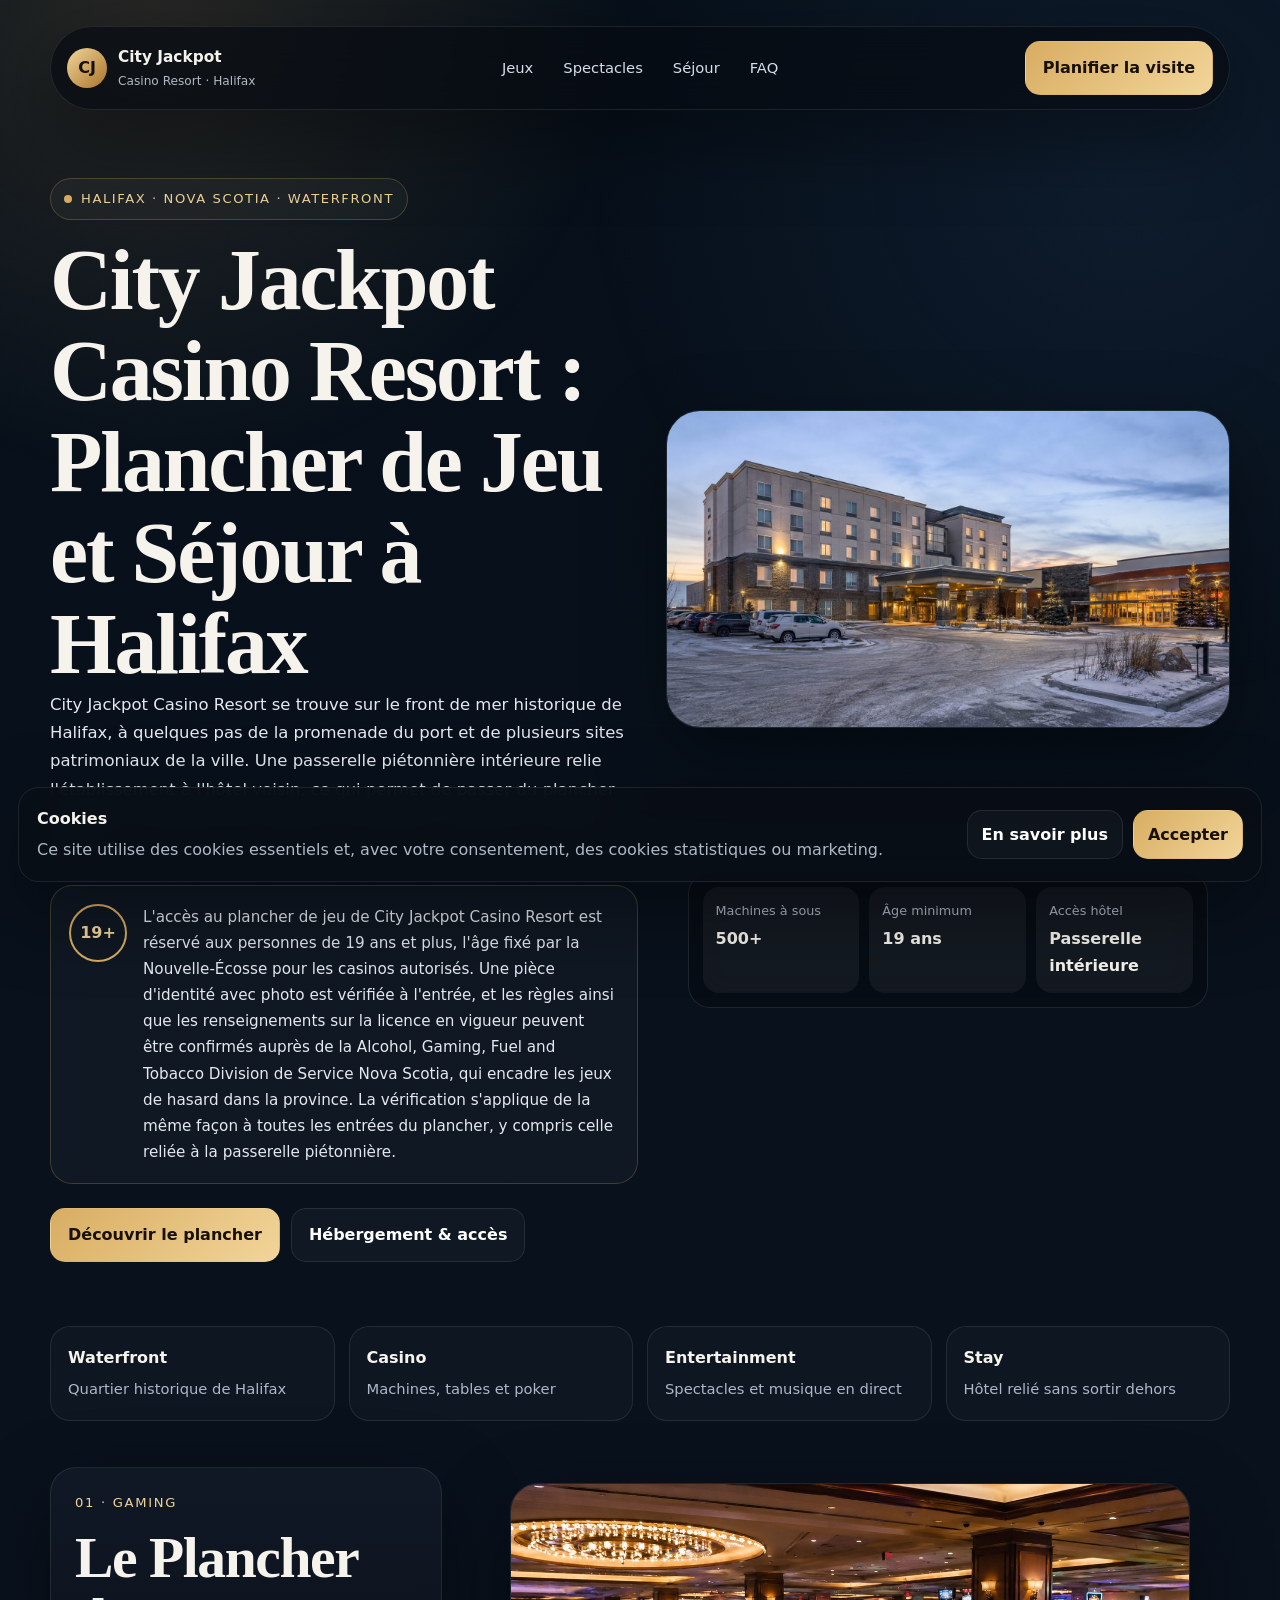
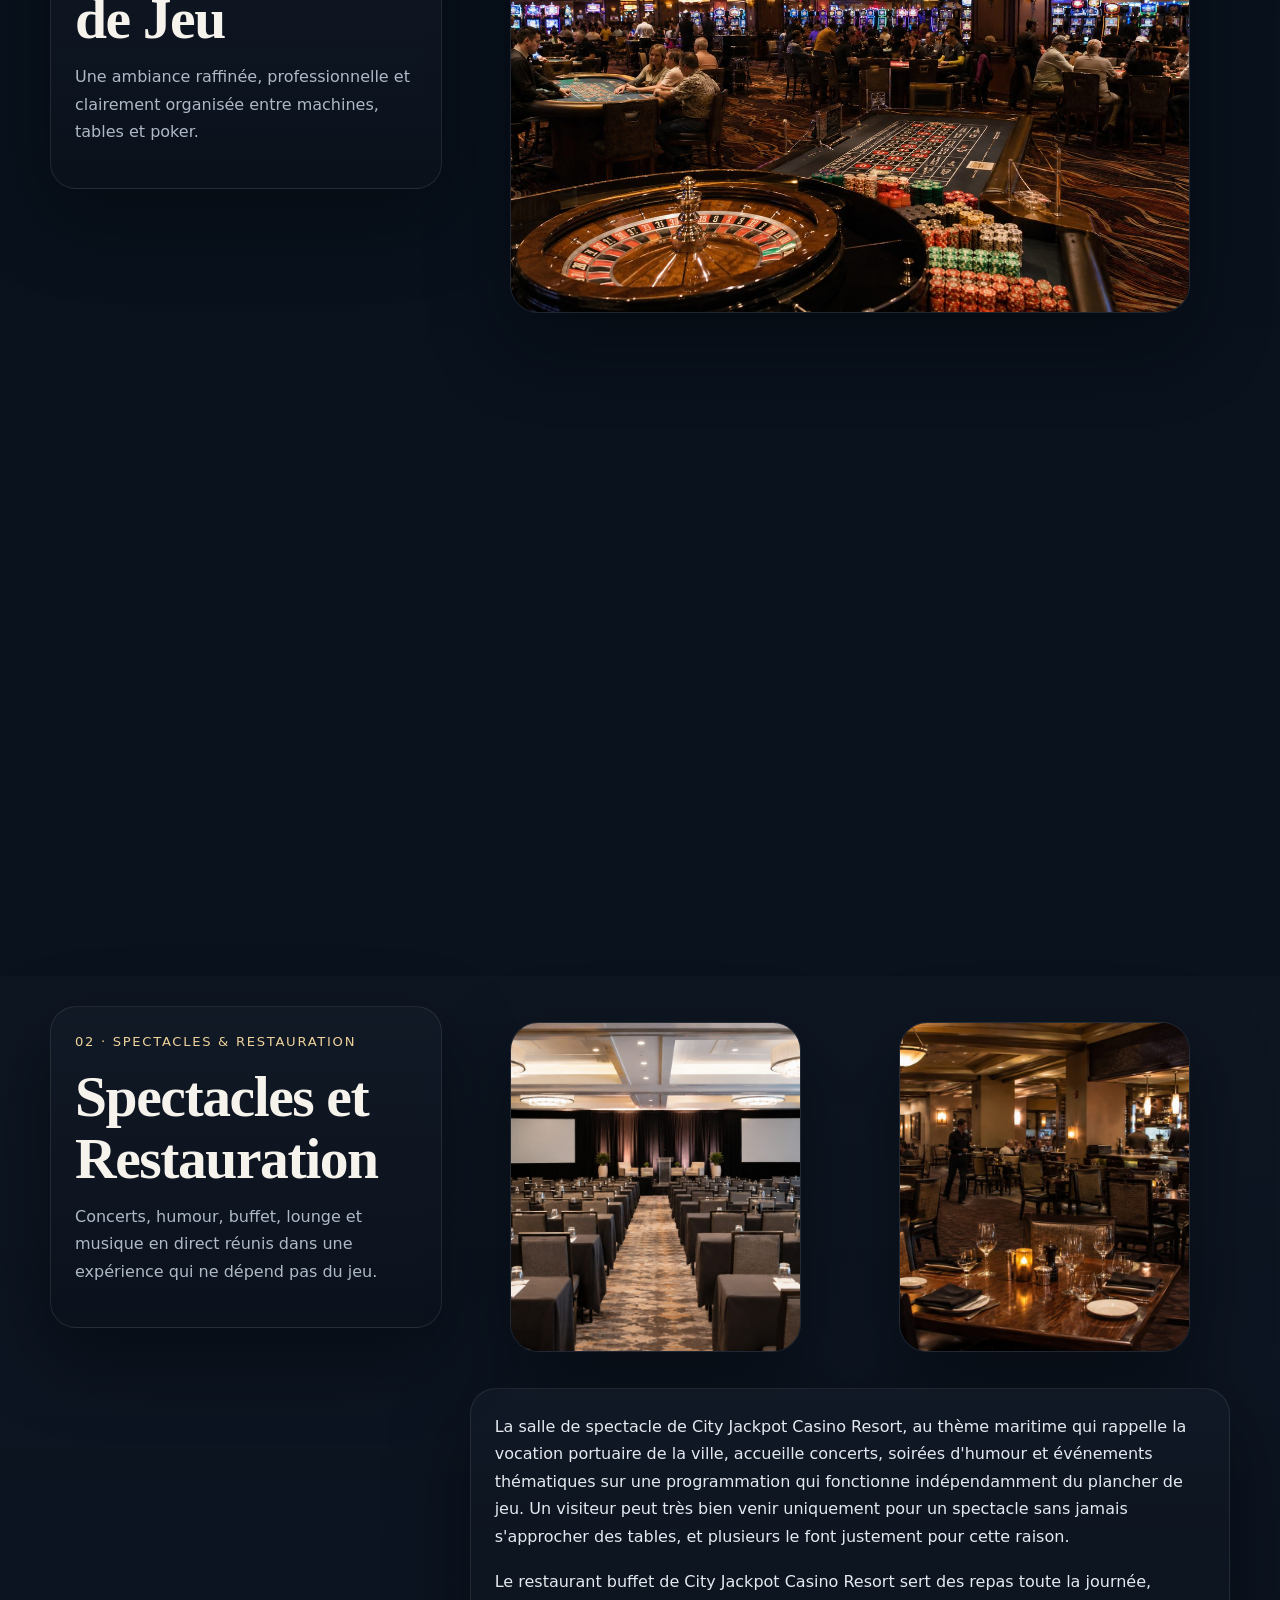
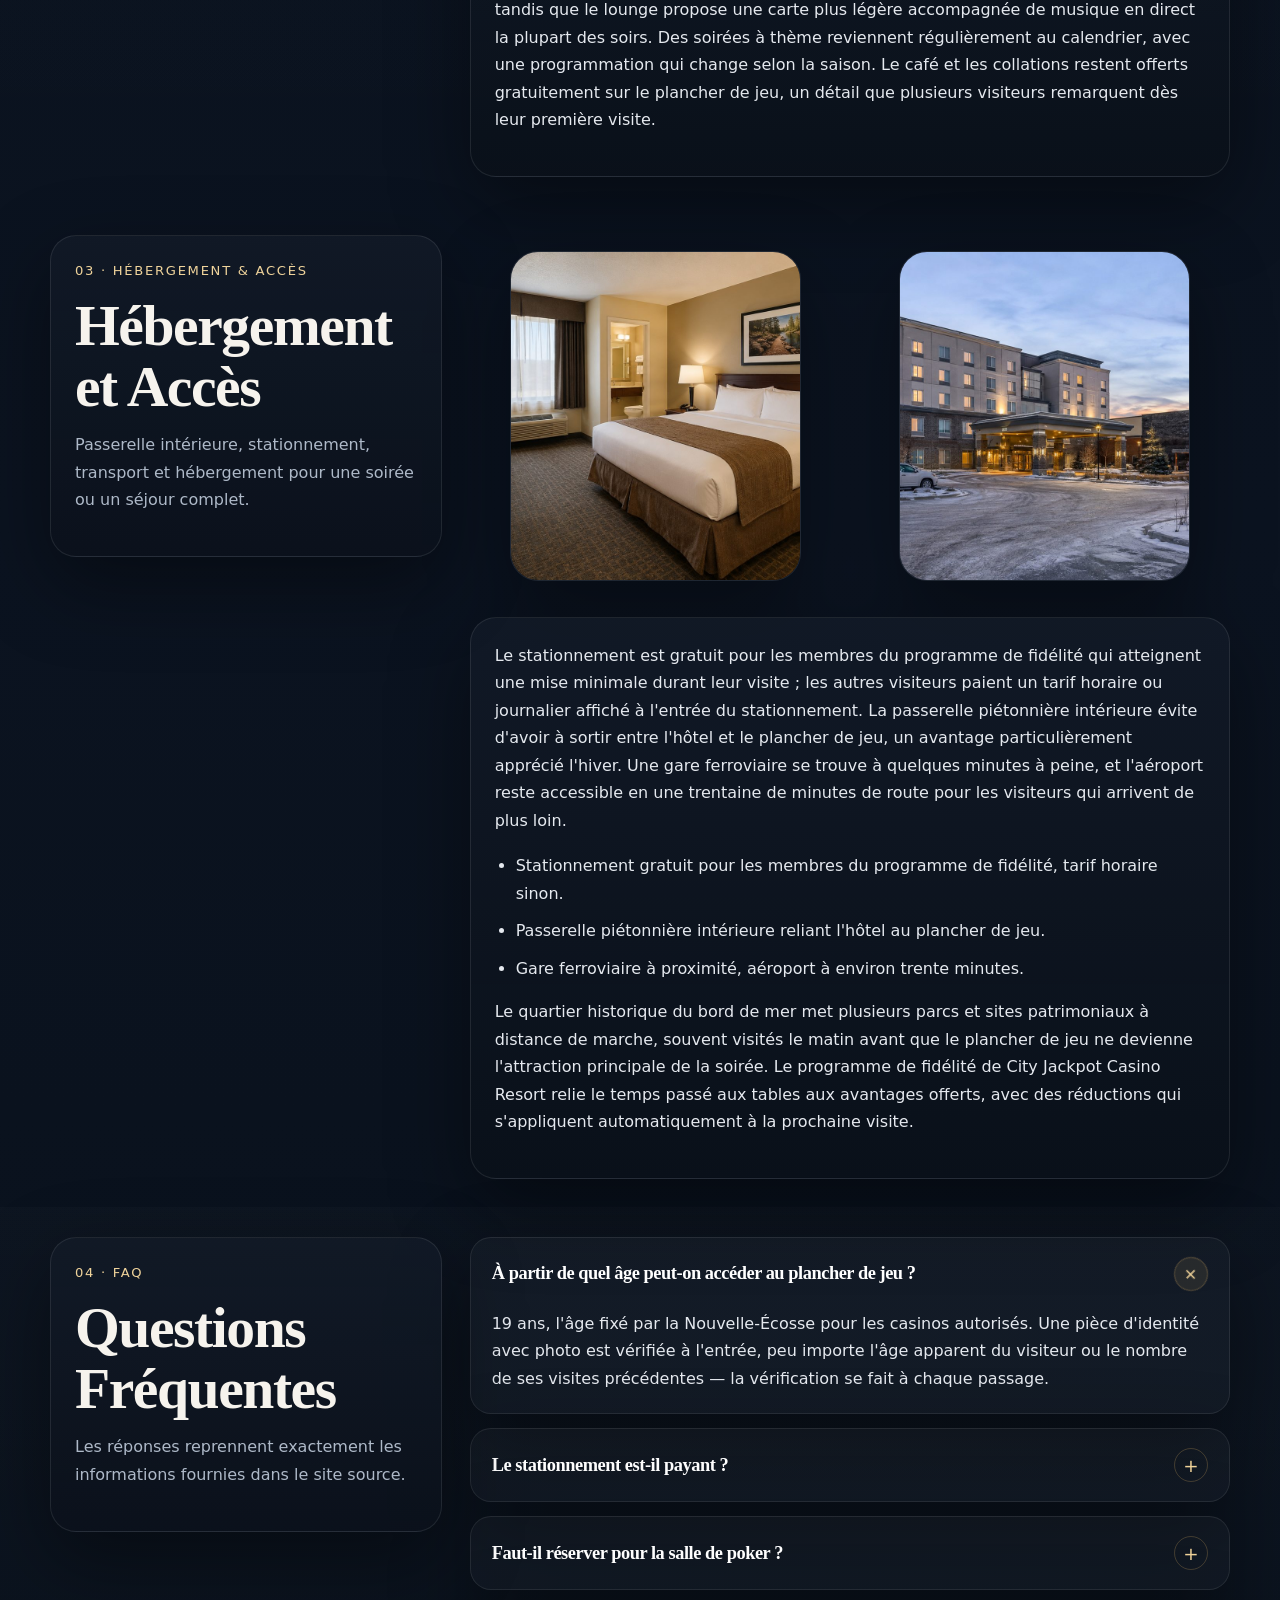
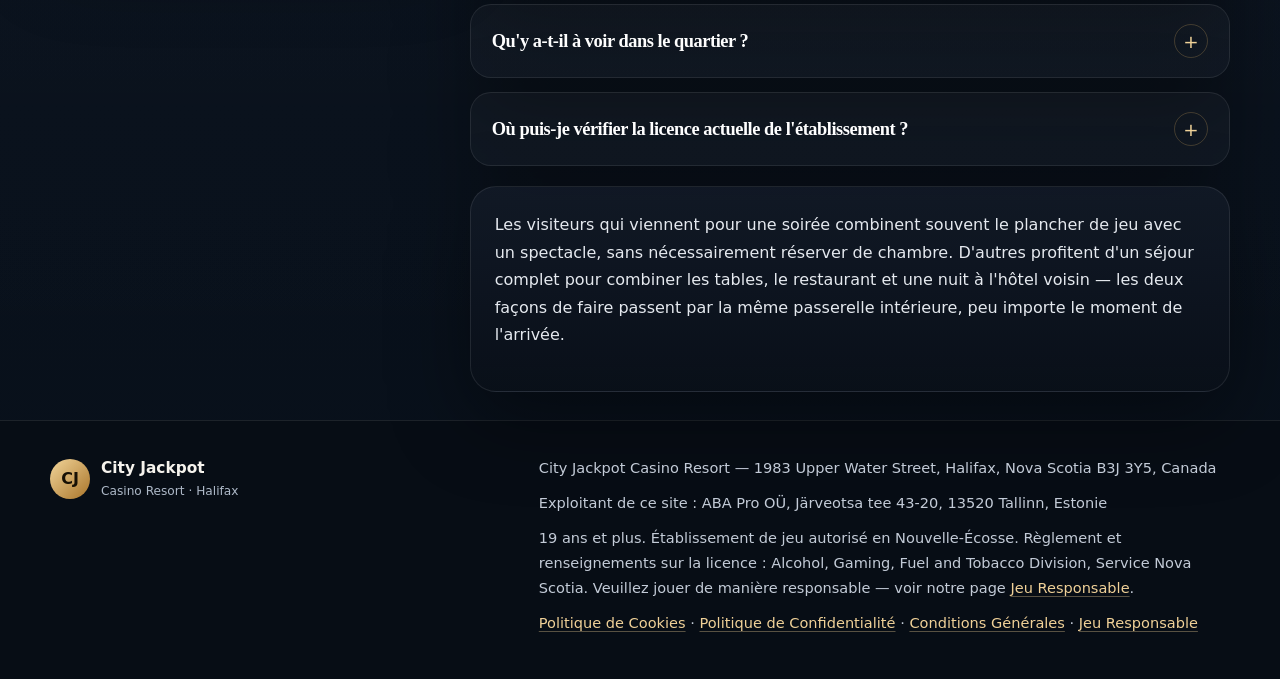
<file: index.html>
<!doctype html>
<html lang="fr">
<head>
  <meta charset="utf-8">
  <meta name="viewport" content="width=device-width,initial-scale=1">
  <title>City Jackpot Casino Resort | Casino-hôtel à Halifax</title>
  <script async src="https://www.googletagmanager.com/gtag/js?id=AW-18141924080"></script>
<script>
  window.dataLayer = window.dataLayer || [];
  function gtag(){dataLayer.push(arguments);}
  gtag('js', new Date());

  gtag('config', 'AW-18141924080');
</script>
  <meta name="description" content="City Jackpot Casino Resort à Halifax : plancher de jeu, salle de spectacle et hébergement relié par une passerelle intérieure, sur le front de mer historique.">
  <meta name="theme-color" content="#09111d">
  <link rel="stylesheet" href="assets/styles.css">
</head>
<body>
<div class="progress" aria-hidden="true"></div>
<div class="ambient"></div>
<header class="header">
  <div class="container nav-shell">
    <a class="brand" href="#top"><span class="brand-mark">CJ</span><span><strong>City Jackpot</strong><small>Casino Resort · Halifax</small></span></a>
    <nav class="nav-links" aria-label="Navigation principale">
      <a href="#gaming">Jeux</a><a href="#shows">Spectacles</a><a href="#stay">Séjour</a><a href="#faq">FAQ</a>
    </nav>
    <a class="nav-cta" href="#stay">Planifier la visite</a>
  </div>
</header>
<main id="top">
<section class="hero section-pad">
  <div class="container hero-grid">
    <div class="hero-copy reveal">
      <span class="eyebrow">Halifax · Nova Scotia · Waterfront</span>
      <h1>City Jackpot Casino Resort : Plancher de Jeu et Séjour à Halifax</h1>
      <p>City Jackpot Casino Resort se trouve sur le front de mer historique de Halifax, à quelques pas de la promenade du port et de plusieurs sites patrimoniaux de la ville. Une passerelle piétonnière intérieure relie l'établissement à l'hôtel voisin, ce qui permet de passer du plancher de jeu à la chambre sans mettre le nez dehors, même par mauvais temps.</p>
      <div class="notice-19"><b>19+</b><p>L'accès au plancher de jeu de City Jackpot Casino Resort est réservé aux personnes de 19 ans et plus, l'âge fixé par la Nouvelle-Écosse pour les casinos autorisés. Une pièce d'identité avec photo est vérifiée à l'entrée, et les règles ainsi que les renseignements sur la licence en vigueur peuvent être confirmés auprès de la Alcohol, Gaming, Fuel and Tobacco Division de Service Nova Scotia, qui encadre les jeux de hasard dans la province. La vérification s'applique de la même façon à toutes les entrées du plancher, y compris celle reliée à la passerelle piétonnière.</p></div>
      <div class="hero-actions"><a class="btn primary" href="#gaming">Découvrir le plancher</a><a class="btn secondary" href="#stay">Hébergement & accès</a></div>
    </div>
    <div class="hero-media reveal"><img src="assets/images/hero.jpg" alt="Casino-hôtel contemporain en soirée"><div class="hero-facts glass"><div><span>Machines à sous</span><strong>500+</strong></div><div><span>Âge minimum</span><strong>19 ans</strong></div><div><span>Accès hôtel</span><strong>Passerelle intérieure</strong></div></div></div>
  </div>
</section>

<section class="quick-strip"><div class="container quick-grid reveal"><article><strong>Waterfront</strong><span>Quartier historique de Halifax</span></article><article><strong>Casino</strong><span>Machines, tables et poker</span></article><article><strong>Entertainment</strong><span>Spectacles et musique en direct</span></article><article><strong>Stay</strong><span>Hôtel relié sans sortir dehors</span></article></div></section>

<section class="section section-pad" id="gaming"><div class="container layout"><aside class="side reveal"><span class="section-index">01 · Gaming</span><h2>Le Plancher de Jeu</h2><p>Une ambiance raffinée, professionnelle et clairement organisée entre machines, tables et poker.</p></aside><div class="content"><figure class="visual wide reveal"><img src="assets/images/casino.jpg" alt="Plancher de jeu photoréaliste"></figure><article class="text-card reveal"><p>Plus de 500 machines à sous couvrent la majorité du plancher de City Jackpot Casino Resort, avec des dénominations allant de 0,01 $ à 100 $ selon la section. Certaines machines sont reliées entre elles et offrent un jackpot progressif qui augmente jusqu'à ce qu'une combinaison précise tombe, avec le montant affiché en continu au-dessus de la rangée concernée ; d'autres fonctionnent de façon autonome, avec un pot qui leur est propre. Le plus important jackpot progressif jamais remis sur place reste un sujet de conversation régulier parmi les habitués.</p><p>Les tables de jeu chez City Jackpot Casino Resort couvrent un éventail assez large : blackjack, y compris une variante Blackjack Switch, roulette à zéro simple et à double zéro, craps, ainsi que plusieurs versions du baccara — EZ, mini et midi. Le Let It Ride, le Mississippi Stud, le Texas Hold'em Bonus et le Caribbean Stud Poker complètent l'offre pour les joueurs qui cherchent autre chose que les classiques. Cette variété permet à un même groupe de visiteurs de se disperser sur plusieurs tables sans se retrouver à jouer exactement au même jeu toute la soirée.</p><p>Une salle de poker distincte chez City Jackpot Casino Resort accueille les cash games et les tournois selon un horaire affiché plutôt que fixé des mois à l'avance. Les croupiers changent à intervalles réguliers, ce qui garde un rythme dynamique aux tables sans que les habitués ne s'attachent à un visage en particulier.</p></article></div></div></section>

<section class="section section-pad alt" id="shows"><div class="container layout"><aside class="side reveal"><span class="section-index">02 · Spectacles & restauration</span><h2>Spectacles et Restauration</h2><p>Concerts, humour, buffet, lounge et musique en direct réunis dans une expérience qui ne dépend pas du jeu.</p></aside><div class="content"><div class="media-pair reveal"><figure class="visual"><img src="assets/images/event.jpg" alt="Salle de spectacle moderne"></figure><figure class="visual"><img src="assets/images/restaurant.jpg" alt="Restaurant et lounge chaleureux"></figure></div><article class="text-card reveal"><p>La salle de spectacle de City Jackpot Casino Resort, au thème maritime qui rappelle la vocation portuaire de la ville, accueille concerts, soirées d'humour et événements thématiques sur une programmation qui fonctionne indépendamment du plancher de jeu. Un visiteur peut très bien venir uniquement pour un spectacle sans jamais s'approcher des tables, et plusieurs le font justement pour cette raison.</p><p>Le restaurant buffet de City Jackpot Casino Resort sert des repas toute la journée, tandis que le lounge propose une carte plus légère accompagnée de musique en direct la plupart des soirs. Des soirées à thème reviennent régulièrement au calendrier, avec une programmation qui change selon la saison. Le café et les collations restent offerts gratuitement sur le plancher de jeu, un détail que plusieurs visiteurs remarquent dès leur première visite.</p></article></div></div></section>

<section class="section section-pad" id="stay"><div class="container layout"><aside class="side reveal"><span class="section-index">03 · Hébergement & accès</span><h2>Hébergement et Accès</h2><p>Passerelle intérieure, stationnement, transport et hébergement pour une soirée ou un séjour complet.</p></aside><div class="content"><div class="media-pair reveal"><figure class="visual"><img src="assets/images/room.jpg" alt="Chambre d'hôtel contemporaine"></figure><figure class="visual"><img src="assets/images/hero.jpg" alt="Arrivée au casino-hôtel"></figure></div><article class="text-card reveal"><p>Le stationnement est gratuit pour les membres du programme de fidélité qui atteignent une mise minimale durant leur visite ; les autres visiteurs paient un tarif horaire ou journalier affiché à l'entrée du stationnement. La passerelle piétonnière intérieure évite d'avoir à sortir entre l'hôtel et le plancher de jeu, un avantage particulièrement apprécié l'hiver. Une gare ferroviaire se trouve à quelques minutes à peine, et l'aéroport reste accessible en une trentaine de minutes de route pour les visiteurs qui arrivent de plus loin.</p><ul>
<li>Stationnement gratuit pour les membres du programme de fidélité, tarif horaire sinon.</li>
<li>Passerelle piétonnière intérieure reliant l'hôtel au plancher de jeu.</li>
<li>Gare ferroviaire à proximité, aéroport à environ trente minutes.</li>
</ul><p>Le quartier historique du bord de mer met plusieurs parcs et sites patrimoniaux à distance de marche, souvent visités le matin avant que le plancher de jeu ne devienne l'attraction principale de la soirée. Le programme de fidélité de City Jackpot Casino Resort relie le temps passé aux tables aux avantages offerts, avec des réductions qui s'appliquent automatiquement à la prochaine visite.</p></article></div></div></section>

<section class="section section-pad alt" id="faq"><div class="container layout"><aside class="side reveal"><span class="section-index">04 · FAQ</span><h2>Questions Fréquentes</h2><p>Les réponses reprennent exactement les informations fournies dans le site source.</p></aside><div class="content"><div class="faq-list reveal"><article class="faq-item active">
      <button class="faq-trigger" type="button" aria-expanded="true">
        <h3>À partir de quel âge peut-on accéder au plancher de jeu ?</h3><span>+</span>
      </button>
      <div class="faq-content"><div><p>19 ans, l'âge fixé par la Nouvelle-Écosse pour les casinos autorisés. Une pièce d'identité avec photo est vérifiée à l'entrée, peu importe l'âge apparent du visiteur ou le nombre de ses visites précédentes — la vérification se fait à chaque passage.</p></div></div>
    </article><article class="faq-item">
      <button class="faq-trigger" type="button" aria-expanded="false">
        <h3>Le stationnement est-il payant ?</h3><span>+</span>
      </button>
      <div class="faq-content"><div><p>Cela dépend : les membres du programme de fidélité qui atteignent une mise minimale durant leur visite stationnent gratuitement. Les autres visiteurs paient un tarif horaire ou journalier affiché à l'entrée du stationnement.</p></div></div>
    </article><article class="faq-item">
      <button class="faq-trigger" type="button" aria-expanded="false">
        <h3>Faut-il réserver pour la salle de poker ?</h3><span>+</span>
      </button>
      <div class="faq-content"><div><p>Pour les cash games, non, tant qu'une place reste libre à table. Pour les tournois, une inscription préalable est recommandée, avec un horaire affiché au comptoir du poker plutôt que fixé des mois à l'avance.</p></div></div>
    </article><article class="faq-item">
      <button class="faq-trigger" type="button" aria-expanded="false">
        <h3>Qu'y a-t-il à voir dans le quartier ?</h3><span>+</span>
      </button>
      <div class="faq-content"><div><p>Le front de mer historique de Halifax met plusieurs parcs et sites patrimoniaux à distance de marche de City Jackpot Casino Resort, souvent visités en matinée avant une soirée au plancher de jeu ou à la salle de spectacle.</p></div></div>
    </article><article class="faq-item">
      <button class="faq-trigger" type="button" aria-expanded="false">
        <h3>Où puis-je vérifier la licence actuelle de l'établissement ?</h3><span>+</span>
      </button>
      <div class="faq-content"><div><p>Les renseignements sur la licence relèvent de la Alcohol, Gaming, Fuel and Tobacco Division de Service Nova Scotia, qui encadre les jeux de hasard dans la province. Le personnel à la réception peut aussi diriger les visiteurs vers l'affichage de la licence près de l'entrée du plancher de jeu.</p></div></div>
    </article></div><article class="closing-card reveal"><p>Les visiteurs qui viennent pour une soirée combinent souvent le plancher de jeu avec un spectacle, sans nécessairement réserver de chambre. D'autres profitent d'un séjour complet pour combiner les tables, le restaurant et une nuit à l'hôtel voisin — les deux façons de faire passent par la même passerelle intérieure, peu importe le moment de l'arrivée.</p></article></div></div></section>
</main>

<footer class="site-footer"><div class="container footer-grid reveal"><div class="footer-brand"><div class="brand"><span class="brand-mark">CJ</span><span><strong>City Jackpot</strong><small>Casino Resort · Halifax</small></span></div></div><div class="source-footer"><footer>
<p>City Jackpot Casino Resort — 1983 Upper Water Street, Halifax, Nova Scotia B3J 3Y5, Canada</p>
<p>Exploitant de ce site : ABA Pro OÜ, Järveotsa tee 43-20, 13520 Tallinn, Estonie</p>
<p>19 ans et plus. Établissement de jeu autorisé en Nouvelle-Écosse. Règlement et renseignements sur la licence : Alcohol, Gaming, Fuel and Tobacco Division, Service Nova Scotia. Veuillez jouer de manière responsable — voir notre page <a data-modal-target="responsible-modal" href="#">Jeu Responsable</a>.</p>
<p><a data-modal-target="cookies-modal" href="#">Politique de Cookies</a> · <a data-modal-target="privacy-modal" href="#">Politique de Confidentialité</a> · <a data-modal-target="terms-modal" href="#">Conditions Générales</a> · <a data-modal-target="responsible-modal" href="#">Jeu Responsable</a></p>
</footer></div></div></footer>

<div class="cookie-banner" id="cookie-banner" hidden><div><strong>Cookies</strong><p>Ce site utilise des cookies essentiels et, avec votre consentement, des cookies statistiques ou marketing.</p></div><div class="cookie-actions"><button class="btn secondary small" data-modal-target="cookies-modal">En savoir plus</button><button class="btn primary small" id="accept-cookies">Accepter</button></div></div>
<div class="modal-backdrop" id="modal-backdrop" hidden></div>

<section class="modal" id="privacy-modal" hidden role="dialog" aria-modal="true"><div class="modal-card"><button class="modal-close" data-close-modal aria-label="Fermer">×</button>POLICY START: privacy 
<h1>Politique de Confidentialité</h1>
<p>ABA Pro OÜ, Järveotsa tee 43-20, 13520 Tallinn, Estonie, est responsable des données personnelles collectées via ce site, les réservations de chambres et de jeux, ainsi que le programme de fidélité lié à City Jackpot Casino Resort. Cette politique décrit quelles données sont collectées, dans quel but, et quels droits s'appliquent.</p>
<h2>Données collectées</h2>
<p>Une réservation nécessite un nom, des coordonnées et des informations de paiement ; ces dernières sont traitées par un prestataire de paiement externe, pas par nos propres serveurs. L'inscription au programme de fidélité ajoute des données liées à l'activité de jeu, puisque le stationnement gratuit et d'autres avantages se calculent à partir de cette activité. Le site collecte par ailleurs des données de navigation courantes via des cookies, détaillées dans notre <a class="policy-inline-link" data-modal-target="cookies-modal" href="#">Politique de Cookies</a>. Le plancher de jeu fait l'objet d'une vidéosurveillance habituelle pour ce type d'établissement, dont les enregistrements sont conservés lorsque la sécurité ou une obligation réglementaire l'exige.</p>
<h2>Base légale du traitement</h2>
<p>Selon la finalité, le traitement repose sur l'exécution du contrat d'hébergement ou de jeu, sur un intérêt légitime à assurer un établissement sûr et fonctionnel, et — pour les cookies marketing et les courriels promotionnels — sur un consentement révocable à tout moment.</p>
<h2>Finalités du traitement</h2>
<p>Les données de réservation permettent la réservation elle-même, l'enregistrement et la facturation. Les données du programme de fidélité calculent les avantages offerts et, en cas de consentement, informent occasionnellement par courriel des offres en cours. Les statistiques du site montrent quel contenu est utile, sans identifier les visiteurs individuellement. Aucune décision automatisée fondée sur ces données ne conditionne l'accès au plancher de jeu.</p>
<h2>Partage avec des tiers</h2>
<p>Les prestataires de paiement traitent les transactions par carte directement ; les numéros de carte complets ne sont pas conservés par nos soins. Des prestataires marketing et d'analyse reçoivent des données limitées et agrégées pour faire fonctionner le site et les campagnes ponctuelles. Des informations peuvent être transmises à la Alcohol, Gaming, Fuel and Tobacco Division de Service Nova Scotia ou aux autorités judiciaires lorsqu'une obligation légale l'impose. Aucune donnée personnelle n'est vendue à des tiers.</p>
<h2>Transferts internationaux</h2>
<p>Certains prestataires utilisés pour l'hébergement ou l'envoi de courriels peuvent traiter des données en dehors du Canada. Dans ce cas, nous nous appuyons sur les garanties et certifications reconnues du prestataire concerné plutôt que de transférer des données sans protection.</p>
<h2>Droits des personnes concernées</h2>
<p>Toute personne peut demander l'accès à ses données, une correction, ou — en l'absence d'obligation légale de conservation — leur suppression. Les courriels promotionnels comportent un lien de désinscription, et l'adhésion au programme de fidélité peut être résiliée à tout moment à la réception ou par écrit. Certaines données liées à l'activité de jeu peuvent devoir être conservées un certain temps même après une demande de suppression, lorsque la réglementation l'exige.</p>
<h2>Durée de conservation</h2>
<p>Les données de réservation et de facturation sont conservées pour la durée prévue par le droit fiscal et commercial canadien. Les enregistrements de vidéosurveillance sont effacés selon un cycle plus court, sauf s'ils sont conservés pour un incident précis. Les données marketing restent conservées tant qu'un abonnement reste actif.</p>
<h2>Sécurité</h2>
<p>Les données de paiement ne transitent jamais par nos propres serveurs. Les systèmes internes contenant les données de réservation et du programme de fidélité sont soumis à un contrôle d'accès, limité à ce que chaque fonction exige réellement — la réception n'a pas accès aux détails de l'activité de jeu, et le plancher de jeu n'a pas accès aux données de facturation.</p>
<h2>Réclamations</h2>
<p>Toute personne estimant que ses données ont été mal traitées peut d'abord nous contacter directement. Une réclamation peut également être déposée à tout moment auprès du Commissariat à la protection de la vie privée du Canada.</p>
<h2>Modifications de cette politique</h2>
<p>Cette politique peut évoluer si nos systèmes ou nos obligations légales changent. La version publiée ici est toujours la version en vigueur ; les modifications importantes sont accompagnées d'une date mise à jour.</p>
<h2>Contact</h2>
<p>Les questions relatives à cette politique, ou les demandes concernant des données personnelles, peuvent être adressées à privacy@cityjackpotresort.ca ou à ABA Pro OÜ, Järveotsa tee 43-20, 13520 Tallinn, Estonie.</p>
 POLICY END: privacy 
 FOOTER START: service/legal info only — exclude from page content when importing/generating the site 
<footer>
<p>City Jackpot Casino Resort — 1983 Upper Water Street, Halifax, Nova Scotia B3J 3Y5, Canada</p>
<p>Exploitant de ce site : ABA Pro OÜ, Järveotsa tee 43-20, 13520 Tallinn, Estonie</p>
<p>19 ans et plus. Établissement de jeu autorisé en Nouvelle-Écosse. Règlement et renseignements sur la licence : Alcohol, Gaming, Fuel and Tobacco Division, Service Nova Scotia. Veuillez jouer de manière responsable — voir notre page <a class="policy-inline-link" data-modal-target="responsible-modal" href="#">Jeu Responsable</a>.</p>
<p><a class="policy-inline-link" data-modal-target="cookies-modal" href="#">Politique de Cookies</a> · <a class="policy-inline-link" data-modal-target="privacy-modal" href="#">Politique de Confidentialité</a> · <a class="policy-inline-link" data-modal-target="terms-modal" href="#">Conditions Générales</a> · <a class="policy-inline-link" data-modal-target="responsible-modal" href="#">Jeu Responsable</a></p>
</footer>
 FOOTER END</div></section>
<section class="modal" id="cookies-modal" hidden role="dialog" aria-modal="true"><div class="modal-card"><button class="modal-close" data-close-modal aria-label="Fermer">×</button>POLICY START: cookies 
<h1>Politique de Cookies</h1>
<p>Ce site de City Jackpot Casino Resort utilise un nombre limité de cookies : pour le fonctionnement technique des réservations, pour comprendre l'usage des pages et — uniquement avec consentement — pour un marketing ponctuel. Aucun cookie n'est utilisé au-delà de ce périmètre.</p>
<h2>Types de cookies utilisés</h2>
<p>Les cookies essentiels maintiennent une réservation en cours pendant qu'un visiteur navigue entre les pages ; sans eux, le formulaire de réservation ne fonctionne pas correctement. Les cookies statistiques montrent, sous forme agrégée, quelles pages sont consultées, sans identifier un visiteur en particulier. Les cookies marketing ne sont déposés qu'après consentement et permettent de mesurer si une publicité ou un courriel a conduit à une réservation.</p>
<h2>À quoi servent ces cookies</h2>
<p>Au-delà du fonctionnement des réservations, les cookies aident à repérer les pages qui fonctionnent mal et à éviter de présenter à nouveau une offre déjà refusée. Aucune donnée n'est revendue à des régies publicitaires externes sous forme de profil.</p>
<h2>Gérer les cookies</h2>
<p>La plupart des navigateurs permettent de bloquer ou de supprimer les cookies via leurs réglages, même si cela peut affecter le formulaire de réservation. Le bandeau de consentement affiché lors de la première visite permet de refuser les cookies marketing indépendamment, sans toucher aux cookies essentiels nécessaires à une réservation en cours.</p>
<h2>Questions</h2>
<p>Pour en savoir plus sur le traitement des données personnelles au-delà des cookies, consultez notre <a class="policy-inline-link" data-modal-target="privacy-modal" href="#">Politique de Confidentialité</a>, ou écrivez à privacy@cityjackpotresort.ca.</p>
 POLICY END: cookies 
 FOOTER START: service/legal info only — exclude from page content when importing/generating the site 
<footer>
<p>City Jackpot Casino Resort — 1983 Upper Water Street, Halifax, Nova Scotia B3J 3Y5, Canada</p>
<p>Exploitant de ce site : ABA Pro OÜ, Järveotsa tee 43-20, 13520 Tallinn, Estonie</p>
<p>19 ans et plus. Établissement de jeu autorisé en Nouvelle-Écosse. Règlement et renseignements sur la licence : Alcohol, Gaming, Fuel and Tobacco Division, Service Nova Scotia. Veuillez jouer de manière responsable — voir notre page <a class="policy-inline-link" data-modal-target="responsible-modal" href="#">Jeu Responsable</a>.</p>
<p><a class="policy-inline-link" data-modal-target="cookies-modal" href="#">Politique de Cookies</a> · <a class="policy-inline-link" data-modal-target="privacy-modal" href="#">Politique de Confidentialité</a> · <a class="policy-inline-link" data-modal-target="terms-modal" href="#">Conditions Générales</a> · <a class="policy-inline-link" data-modal-target="responsible-modal" href="#">Jeu Responsable</a></p>
</footer>
 FOOTER END</div></section>
<section class="modal" id="terms-modal" hidden role="dialog" aria-modal="true"><div class="modal-card"><button class="modal-close" data-close-modal aria-label="Fermer">×</button>POLICY START: terms 
<h1>Conditions Générales</h1>
<p>Les présentes conditions régissent l'utilisation de ce site, les réservations et l'accès au plancher de jeu de City Jackpot Casino Resort, 1983 Upper Water Street, Halifax, Nova Scotia B3J 3Y5, Canada. L'exploitant de ce site est ABA Pro OÜ, Järveotsa tee 43-20, 13520 Tallinn, Estonie. S'inscrire au programme de fidélité ou entrer sur le plancher de jeu vaut acceptation des conditions ci-dessous.</p>
<h2>Accès au plancher de jeu</h2>
<p>L'accès au plancher de jeu est réservé aux personnes de 19 ans et plus, conformément à la réglementation de la Nouvelle-Écosse sur les casinos. Une pièce d'identité valide doit être présentée à l'entrée, et la direction se réserve le droit de refuser l'accès ou tout service à toute personne qui ne peut en présenter une, semble en état d'ébriété ou enfreint le règlement intérieur. Les renseignements sur la licence en vigueur sont disponibles auprès de la Alcohol, Gaming, Fuel and Tobacco Division de Service Nova Scotia.</p>
<h2>Stationnement et programme de fidélité</h2>
<p>Le stationnement gratuit est conditionnel à l'atteinte d'une mise minimale durant la visite pour les membres du programme de fidélité ; les autres visiteurs paient le tarif affiché à l'entrée du stationnement. L'adhésion au programme est gratuite et peut être résiliée à tout moment. Les avantages liés au temps passé aux tables se calculent par visite et ne se reportent pas sur les visites suivantes.</p>
<h2>Utilisation du site</h2>
<p>Le contenu de ce site — textes, mise en page et images — appartient à ABA Pro OÜ ou à ses concédants et ne peut être copié ou réutilisé sans autorisation. Les informations sur la programmation de la salle de spectacle et les horaires du plancher de jeu sont tenues à jour dans la mesure du possible, mais peuvent changer sans préavis ; le programme affiché sur place prévaut en cas de doute sur ce qui figure sur ce site.</p>
<h2>Responsabilité</h2>
<p>Dans la mesure permise par la loi, ABA Pro OÜ n'est pas responsable des dommages indirects ou consécutifs résultant de l'utilisation de ce site ou d'une visite à City Jackpot Casino Resort, au-delà de ce qu'exige le droit canadien de la protection du consommateur. Aucune disposition des présentes conditions ne limite les droits auxquels il est légalement impossible de renoncer.</p>
<h2>Droit applicable</h2>
<p>Les présentes conditions sont régies par le droit de la province de la Nouvelle-Écosse et les lois fédérales du Canada qui s'y appliquent. Les différends non résolus directement relèvent de la compétence des tribunaux de la Nouvelle-Écosse.</p>
<h2>Modifications des présentes conditions</h2>
<p>Les présentes conditions peuvent évoluer ; la version publiée ici fait foi. Les modifications importantes affectant des adhésions en cours sont communiquées directement dans la mesure du possible.</p>
<h2>Contact</h2>
<p>Les questions relatives à ces conditions peuvent être adressées à la réception ou à info@cityjackpotresort.ca.</p>
 POLICY END: terms 
 FOOTER START: service/legal info only — exclude from page content when importing/generating the site 
<footer>
<p>City Jackpot Casino Resort — 1983 Upper Water Street, Halifax, Nova Scotia B3J 3Y5, Canada</p>
<p>Exploitant de ce site : ABA Pro OÜ, Järveotsa tee 43-20, 13520 Tallinn, Estonie</p>
<p>19 ans et plus. Établissement de jeu autorisé en Nouvelle-Écosse. Règlement et renseignements sur la licence : Alcohol, Gaming, Fuel and Tobacco Division, Service Nova Scotia. Veuillez jouer de manière responsable — voir notre page <a class="policy-inline-link" data-modal-target="responsible-modal" href="#">Jeu Responsable</a>.</p>
<p><a class="policy-inline-link" data-modal-target="cookies-modal" href="#">Politique de Cookies</a> · <a class="policy-inline-link" data-modal-target="privacy-modal" href="#">Politique de Confidentialité</a> · <a class="policy-inline-link" data-modal-target="terms-modal" href="#">Conditions Générales</a> · <a class="policy-inline-link" data-modal-target="responsible-modal" href="#">Jeu Responsable</a></p>
</footer>
 FOOTER END</div></section>
<section class="modal" id="responsible-modal" hidden role="dialog" aria-modal="true"><div class="modal-card"><button class="modal-close" data-close-modal aria-label="Fermer">×</button>POLICY START: responsible-gambling 
<h1>Jeu Responsable</h1>
<p>La plupart des personnes qui passent une soirée aux machines à sous ou aux tables respectent exactement ce qu'elles avaient prévu — un budget fixé à l'avance, un temps limité, rien de plus compliqué. Chez une minorité, cet équilibre finit par se rompre, et il est utile d'en connaître les signes avant que cela n'arrive.</p>
<h2>Signes à surveiller</h2>
<p>Chercher à compenser des pertes en augmentant les mises plutôt qu'en s'arrêtant, emprunter de l'argent spécifiquement pour continuer à jouer, ou perdre le fil du temps passé à une table comptent parmi les signes précoces. Jouer principalement pour échapper au stress ou à une humeur négative plutôt que pour le divertissement, ou dissimuler l'ampleur de sa pratique à ses proches, en fait également partie. Aucun de ces signes pris isolément ne signifie automatiquement un problème sérieux, mais leur répétition mérite d'être prise au sérieux.</p>
<h2>Outils pour garder le contrôle</h2>
<p>Il est possible de demander au personnel de fixer, avant de commencer à jouer, une limite personnelle de durée ou de mise ; cette demande est respectée sans question supplémentaire. Certains préfèrent une approche plus simple — définir un budget en espèces avant d'entrer dans l'établissement et laisser cartes et argent supplémentaire dans la chambre, plutôt que de compter uniquement sur la volonté une fois le jeu commencé.</p>
<h2>Auto-exclusion</h2>
<p>Toute personne estimant ne plus maîtriser sa pratique de jeu peut s'inscrire au programme d'auto-exclusion volontaire (VSE), pour une durée de six mois, un an, trois ans ou de façon permanente. L'inscription se fait auprès du Responsible Gambling Resource Centre sur place, au 902-424-8663. La réintégration n'est pas automatique une fois la période choisie terminée — elle nécessite une demande distincte.</p>
<h2>Pour l'entourage</h2>
<p>Remarquer un changement dans le comportement de jeu d'un proche — dissimulation, difficultés financières inexpliquées, irritabilité dès que le sujet est abordé — est souvent plus difficile à identifier que chez soi-même. Le personnel ne peut, pour des raisons de confidentialité, évoquer la pratique de jeu d'un autre client, mais les ressources mentionnées ici restent accessibles à l'entourage, pas uniquement à la personne concernée.</p>
<h2>Aide supplémentaire</h2>
<p>Un accompagnement confidentiel, au-delà de ce que le personnel sur place peut proposer, est disponible en tout temps auprès de la Nova Scotia Problem Gambling Help Line au 1-888-347-8888. Cette page ne constitue pas un avis médical ; toute personne préoccupée par sa propre pratique de jeu ou celle d'un proche devrait consulter un professionnel qualifié.</p>
 POLICY END: responsible-gambling 
 FOOTER START: service/legal info only — exclude from page content when importing/generating the site 
<footer>
<p>City Jackpot Casino Resort — 1983 Upper Water Street, Halifax, Nova Scotia B3J 3Y5, Canada</p>
<p>Exploitant de ce site : ABA Pro OÜ, Järveotsa tee 43-20, 13520 Tallinn, Estonie</p>
<p>19 ans et plus. Établissement de jeu autorisé en Nouvelle-Écosse. Règlement et renseignements sur la licence : Alcohol, Gaming, Fuel and Tobacco Division, Service Nova Scotia. Veuillez jouer de manière responsable — voir notre page <a class="policy-inline-link" data-modal-target="responsible-modal" href="#">Jeu Responsable</a>.</p>
<p><a class="policy-inline-link" data-modal-target="cookies-modal" href="#">Politique de Cookies</a> · <a class="policy-inline-link" data-modal-target="privacy-modal" href="#">Politique de Confidentialité</a> · <a class="policy-inline-link" data-modal-target="terms-modal" href="#">Conditions Générales</a> · <a class="policy-inline-link" data-modal-target="responsible-modal" href="#">Jeu Responsable</a></p>
</footer>
 FOOTER END</div></section>
<script src="assets/app.js"></script>
</body></html>
</file>
<file: assets/styles.css>
:root{--bg:#08101a;--bg2:#101a28;--panel:#111c2a;--panel2:#0c1520;--text:#f6f3ed;--muted:#aeb9c8;--gold:#d8ad62;--gold2:#f2d59a;--red:#d94a54;--line:rgba(255,255,255,.09);--shadow:0 28px 80px rgba(0,0,0,.4);--container:min(1180px,calc(100% - 34px))}
*{box-sizing:border-box}html{scroll-behavior:smooth}[hidden]{display:none!important}body{margin:0;font-family:Inter,ui-sans-serif,system-ui,-apple-system,BlinkMacSystemFont,"Segoe UI",sans-serif;color:var(--text);background:linear-gradient(180deg,#07101a,#0b1320 68%,#08101a);line-height:1.72;overflow-x:hidden}body.modal-open{overflow:hidden}.ambient{position:fixed;inset:0;pointer-events:none;background:radial-gradient(circle at 12% 0%,rgba(216,173,98,.15),transparent 30rem),radial-gradient(circle at 88% 18%,rgba(65,117,180,.12),transparent 34rem);z-index:0}body:before{content:"";position:fixed;inset:0;pointer-events:none;z-index:1;opacity:.1;background-image:url("data:image/svg+xml,%3Csvg xmlns='http://www.w3.org/2000/svg' width='160' height='160'%3E%3Cfilter id='n'%3E%3CfeTurbulence type='fractalNoise' baseFrequency='.8' numOctaves='2' stitchTiles='stitch'/%3E%3C/filter%3E%3Crect width='100%25' height='100%25' filter='url(%23n)' opacity='.08'/%3E%3C/svg%3E")}img{display:block;width:100%;height:100%;object-fit:cover}a{color:inherit;text-decoration:none}button,input{font:inherit}p{margin:0 0 18px;color:#e5e9ef}h1,h2,h3{margin:0;line-height:1.06;font-family:Georgia,"Times New Roman",serif;letter-spacing:-.025em}h1{font-size:clamp(2.9rem,6.7vw,5.7rem)}h2{font-size:clamp(2rem,4.5vw,3.7rem)}h3{font-size:1.15rem}.container{width:var(--container);margin:auto;position:relative;z-index:2}.progress{position:fixed;top:0;left:0;height:3px;width:0;z-index:150;background:linear-gradient(90deg,var(--gold),var(--gold2),var(--red));box-shadow:0 0 18px rgba(216,173,98,.5)}
.header{position:sticky;top:12px;z-index:120;padding:14px 0}.nav-shell{display:flex;align-items:center;justify-content:space-between;gap:16px;padding:14px 16px;border:1px solid rgba(255,255,255,.09);border-radius:999px;background:rgba(7,12,19,.72);backdrop-filter:blur(18px);box-shadow:var(--shadow)}.brand{display:flex;align-items:center;gap:11px}.brand-mark{width:40px;height:40px;border-radius:50%;display:grid;place-items:center;background:linear-gradient(135deg,var(--gold2),#a9752a);color:#171004;font-weight:900}.brand span:last-child{display:grid}.brand strong{font-size:.96rem}.brand small{color:var(--muted);font-size:.76rem}.nav-links{display:flex;gap:6px;flex-wrap:wrap}.nav-links a{padding:9px 12px;border-radius:999px;color:#d7dee8;font-size:.92rem}.nav-links a:hover{background:rgba(255,255,255,.07)}.nav-cta,.btn{display:inline-flex;align-items:center;justify-content:center;padding:12px 17px;border-radius:15px;border:1px solid transparent;font-weight:750;cursor:pointer}.nav-cta,.primary{background:linear-gradient(135deg,var(--gold),var(--gold2));color:#181005}.secondary{background:rgba(255,255,255,.03);color:white;border-color:var(--line)}.btn.small{padding:10px 14px}.section-pad{padding:30px 0 28px}
.hero-grid{display:grid;grid-template-columns:minmax(0,1.02fr) minmax(380px,.98fr);gap:28px;align-items:center}.hero-copy{padding:36px 0}.eyebrow{display:inline-flex;align-items:center;gap:9px;border:1px solid rgba(216,173,98,.26);padding:9px 13px;border-radius:999px;background:rgba(255,255,255,.035);color:#f1d49a;font-size:.82rem;letter-spacing:.12em;text-transform:uppercase;margin-bottom:16px}.eyebrow:before{content:"";width:8px;height:8px;border-radius:50%;background:var(--gold)}.hero-copy>p{font-size:1.03rem;max-width:64ch}.notice-19{display:grid;grid-template-columns:58px 1fr;gap:16px;align-items:start;margin:24px 0;padding:18px;border:1px solid rgba(216,173,98,.25);border-radius:22px;background:rgba(255,255,255,.03)}.notice-19 b{width:58px;height:58px;border-radius:50%;display:grid;place-items:center;border:2px solid var(--gold);color:#f3d59a}.notice-19 p{margin:0;font-size:.95rem}.hero-actions{display:flex;gap:11px;flex-wrap:wrap}.hero-media{position:relative;min-height:620px}.hero-media>img{border-radius:34px;border:1px solid var(--line);box-shadow:var(--shadow)}.hero-facts{position:absolute;left:22px;right:22px;bottom:22px}.glass{display:grid;grid-template-columns:repeat(3,1fr);gap:10px;padding:14px;border-radius:22px;background:rgba(8,13,20,.68);backdrop-filter:blur(16px);border:1px solid rgba(255,255,255,.1)}.glass div{padding:13px;border-radius:16px;background:rgba(255,255,255,.05)}.glass span{display:block;color:var(--muted);font-size:.8rem}.glass strong{display:block;margin-top:3px}.quick-strip{padding:0 0 16px}.quick-grid{display:grid;grid-template-columns:repeat(4,1fr);gap:14px}.quick-grid article{padding:17px;border:1px solid var(--line);border-radius:20px;background:rgba(255,255,255,.025)}.quick-grid strong{display:block;margin-bottom:4px}.quick-grid span{color:var(--muted);font-size:.92rem}
.section.alt{background:linear-gradient(180deg,rgba(255,255,255,.014),transparent)}.layout{display:grid;grid-template-columns:minmax(240px,.34fr) minmax(0,.66fr);gap:28px;align-items:start}.side{position:sticky;top:104px;padding:24px;border-radius:26px;border:1px solid var(--line);background:linear-gradient(180deg,rgba(18,26,39,.86),rgba(11,17,27,.8));box-shadow:var(--shadow)}.side p{margin-top:14px;color:var(--muted)}.section-index{display:block;color:#efd39b;font-size:.82rem;text-transform:uppercase;letter-spacing:.13em;margin-bottom:13px}.content{display:grid;gap:20px}.visual{min-height:330px;overflow:hidden;border-radius:28px;border:1px solid var(--line);box-shadow:var(--shadow)}.visual.wide{min-height:430px}.media-pair{display:grid;grid-template-columns:1fr 1fr;gap:18px}.text-card,.closing-card{padding:24px;border-radius:26px;border:1px solid var(--line);background:linear-gradient(180deg,rgba(18,26,39,.87),rgba(10,16,25,.82));box-shadow:var(--shadow)}.text-card ul{padding-left:21px;color:#e5e9ef}.text-card li{margin:0 0 10px}.faq-list{display:grid;gap:14px}.faq-item{overflow:hidden;border:1px solid var(--line);border-radius:21px;background:rgba(255,255,255,.028);box-shadow:var(--shadow)}.faq-trigger{width:100%;display:flex;align-items:center;justify-content:space-between;gap:14px;padding:19px 21px;background:none;border:none;color:white;text-align:left;cursor:pointer}.faq-trigger span{width:34px;height:34px;border-radius:50%;display:grid;place-items:center;border:1px solid rgba(216,173,98,.25);color:#f1d49a;font-size:1.15rem;transition:.25s}.faq-content{display:grid;grid-template-rows:0fr;transition:grid-template-rows .34s ease}.faq-content>div{overflow:hidden}.faq-content p{padding:0 21px 21px;margin:0}.faq-item.active .faq-content{grid-template-rows:1fr}.faq-item.active .faq-trigger span{transform:rotate(45deg);background:rgba(216,173,98,.1)}
.site-footer{padding:34px 0 44px;border-top:1px solid var(--line);background:rgba(6,10,16,.5)}.footer-grid{display:grid;grid-template-columns:.8fr 1.2fr;gap:28px}.source-footer footer{display:grid;gap:10px}.source-footer p{margin:0;color:#c3cbd7;font-size:.91rem}.source-footer a,.policy-inline-link{color:#f0d198;text-decoration:underline;text-decoration-color:rgba(240,209,152,.35);text-underline-offset:3px}
.cookie-banner{position:fixed;left:18px;right:18px;bottom:18px;z-index:180;display:flex;align-items:center;justify-content:space-between;gap:16px;padding:17px 18px;border-radius:21px;border:1px solid var(--line);background:rgba(9,14,22,.94);backdrop-filter:blur(16px);box-shadow:var(--shadow)}.cookie-banner p{margin:4px 0 0;color:var(--muted)}.cookie-actions{display:flex;gap:10px;flex-wrap:wrap}.modal-backdrop{position:fixed;inset:0;background:rgba(0,0,0,.58);backdrop-filter:blur(5px);z-index:190}.modal{position:fixed;inset:0;z-index:200;display:grid;place-items:center;padding:24px}.modal-card{position:relative;width:min(960px,100%);max-height:86vh;overflow:auto;padding:30px;border-radius:28px;border:1px solid var(--line);background:linear-gradient(180deg,#131d2b,#0c141f);box-shadow:0 40px 110px rgba(0,0,0,.62)}.modal-card>h1:first-of-type{padding-right:58px;font-size:clamp(2.2rem,5vw,4rem);margin-bottom:22px}.modal-card h2{font-size:1.55rem;margin:24px 0 10px}.modal-card footer{margin-top:26px;padding-top:20px;border-top:1px solid var(--line)}.modal-close{position:sticky;float:right;top:0;margin-left:auto;width:42px;height:42px;border-radius:50%;border:1px solid rgba(255,255,255,.16);background:#151f2c;color:white;font-size:1.5rem;cursor:pointer;z-index:2}.reveal{opacity:0;transform:translateY(22px);transition:opacity .8s ease,transform .8s ease}.reveal.visible{opacity:1;transform:none}
@media(max-width:1050px){.hero-grid,.layout,.footer-grid,.media-pair,.quick-grid{grid-template-columns:1fr}.hero-media{min-height:auto}.hero-media>img{min-height:430px}.side{position:relative;top:auto}.quick-grid{grid-template-columns:1fr 1fr}}
@media(max-width:720px){:root{--container:min(100% - 20px,1180px)}.header{top:0;padding:8px 0}.nav-shell{border-radius:22px;align-items:flex-start;flex-direction:column}.nav-links{width:100%;overflow:auto;flex-wrap:nowrap}.hero-copy{padding:14px 0}.hero-media>img{min-height:320px}.glass{grid-template-columns:1fr}.quick-grid{grid-template-columns:1fr}.cookie-banner{left:9px;right:9px;bottom:9px;flex-direction:column;align-items:flex-start}.modal{padding:10px}.modal-card{padding:22px;border-radius:22px}.footer-grid{grid-template-columns:1fr}}
@media(prefers-reduced-motion:reduce){html{scroll-behavior:auto}.reveal{opacity:1;transform:none;transition:none}.faq-content{transition:none}}
</file>
